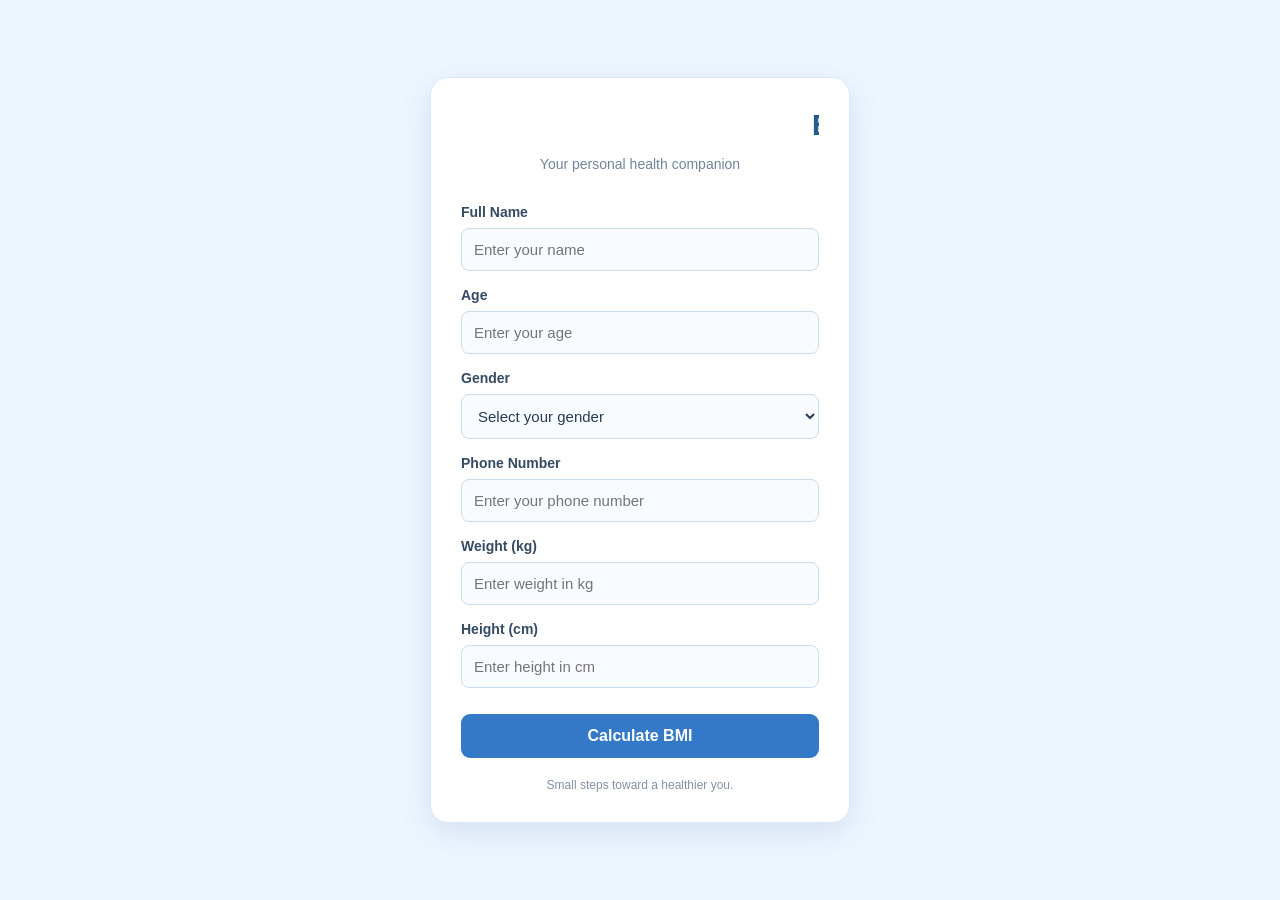
<file: index.html>
<!DOCTYPE html>
<html lang="en">
<head>
    <meta charset="UTF-8">
    <meta name="viewport" content="width=device-width, initial-scale=1.0">
    <title>BMI Calculator</title>
    <link rel="stylesheet" href="style.css">
</head>
<body>
<div class="bmi-container">
    <marquee><h1>BMI Calculator</h1></marquee>
    <p class="subtitle">Your personal health companion</p>

    <form id="bmiForm">
        <label for="Name">Full Name</label>
        <input type="text" id="Name"
               placeholder="Enter your name" required>

        <label for="Age">Age</label>
        <input type="number" id="Age"
               placeholder="Enter your age" required>

        <label for="Gender">Gender</label>
        <select id="Gender" required>
            <option value="" disabled selected>Select your gender</option>
            <option value="Male">Male</option>
            <option value="Female">Female</option>
            <option value="Other">Other</option>
            <option value="Prefer not to say">Prefer not to say</option>
        </select>

        <label for="Phno">Phone Number</label>
        <input type="tel" id="Phno"
               placeholder="Enter your phone number">

        <label for="Weight">Weight (kg)</label>
        <input type="number" id="Weight"
               placeholder="Enter weight in kg" required>

        <label for="Height">Height (cm)</label>
        <input type="number" id="Height"
               placeholder="Enter height in cm" required>

        <button type="button" onclick="checkBMI()">Calculate BMI</button>
        <script src="./script.js"></script>
    </form>
    <p class="note">Small steps toward a healthier you.</p>
    </body>
    </div>
</file>
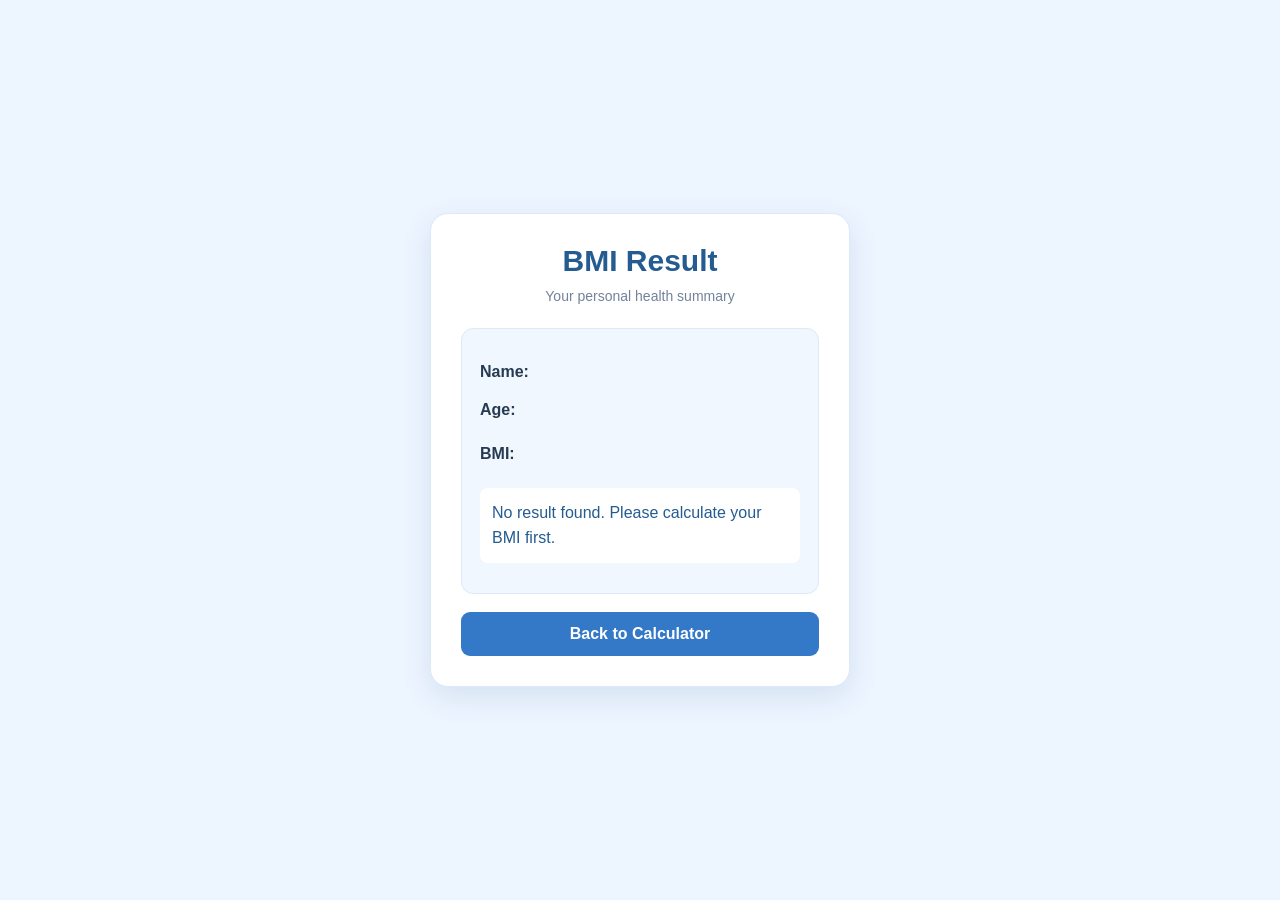
<file: Result.html>
<!DOCTYPE html>
<html lang="en">
<head>
    <meta charset="UTF-8">
    <meta name="viewport" content="width=device-width, initial-scale=1.0">
    <title>BMI Result</title>
    <link rel="stylesheet" href="./style.css">
</head>
<body>
    <div class="bmi-container">
        <h1>BMI Result</h1>
        <p class="subtitle">Your personal health summary</p>

        <div class="result-details">
            <p><strong>Name:</strong> <span id="resultName"></span></p>
            <p><strong>Age:</strong> <span id="resultAge"></span></p>
            <p><strong>BMI:</strong> <span id="resultBMI"></span></p>
            <p id="resultMessage"></p>
        </div>

        <button type="button" onclick="goBack()">Back to Calculator</button>
    </div>

    <script>
        let data = JSON.parse(sessionStorage.getItem("userDetails"));
        let result = JSON.parse(sessionStorage.getItem("bmiResult"));

        if (data && result) {
            document.getElementById("resultName").innerText = data.name;
            document.getElementById("resultAge").innerText = data.age;
            document.getElementById("resultBMI").innerText =
                result.bmi !== undefined ? result.bmi : "Not calculated";
            document.getElementById("resultMessage").innerText = result.message;
        } else {
            document.getElementById("resultMessage").innerText =
                "No result found. Please calculate your BMI first.";
        }

        function goBack() {
            window.location.href = "index.html";
        }
    </script>

</body>
</html>
</file>
<file: style.css>
body {
    margin: 0;
    min-height: 100vh;
    padding: 30px 16px;
    box-sizing: border-box;
    display: flex;
    justify-content: center;
    align-items: center;
    font-family: Arial, sans-serif;
    background: #edf5ff;
    color: #263b53;
}

.bmi-container {
    width: 100%;
    max-width: 420px;
    box-sizing: border-box;
    padding: 30px;
    background: #ffffff;
    border: 1px solid #dce9f8;
    border-radius: 18px;
    box-shadow: 0 10px 30px rgba(45, 91, 145, 0.12);
}

.bmi-container h1 {
    margin: 0;
    background: transparent;
    color: #245b91;
    font-size: 30px;
    text-align: center;
}

.bmi-container .subtitle {
    margin: 10px 0 24px;
    color: #72839a;
    text-align: center;
    font-size: 14px;
}

.bmi-container form {
    display: flex;
    flex-direction: column;
    gap: 8px;
}

.bmi-container label {
    display: block;
    margin-top: 8px;
    font-size: 14px;
    font-weight: 600;
    color: #344b63;
}

.bmi-container input,
.bmi-container select {
    display: block;
    width: 100%;
    min-width: 0;
    box-sizing: border-box;
    padding: 12px;
    border: 1px solid #cbdced;
    border-radius: 8px;
    background: #f8fbff;
    color: #263b53;
    font-size: 15px;
}

.bmi-container input:focus,
.bmi-container select:focus {
    outline: 2px solid #a9d0ff;
    border-color: #3478c8;
}

.bmi-container button {
    display: block;
    width: 100%;
    margin-top: 18px;
    padding: 13px;
    border: none;
    border-radius: 9px;
    background: #3478c8;
    color: white;
    font-size: 16px;
    font-weight: bold;
    cursor: pointer;
}

.bmi-container button:hover {
    background: #245b9b;
}

.bmi-container .note {
    margin: 20px 0 0;
    text-align: center;
    color: #8292a6;
    font-size: 12px;
}

.result-details {
    margin-top: 24px;
    padding: 18px;
    background: #f1f7ff;
    border: 1px solid #dce9f8;
    border-radius: 12px;
}

.result-details p {
    margin: 12px 0;
    line-height: 1.6;
    overflow-wrap: anywhere;
}

#resultBMI {
    color: #245b91;
    font-size: 22px;
    font-weight: bold;
}

#resultMessage {
    margin-top: 18px;
    padding: 12px;
    background: #ffffff;
    border-radius: 8px;
    color: #245b91;
}
</file>
